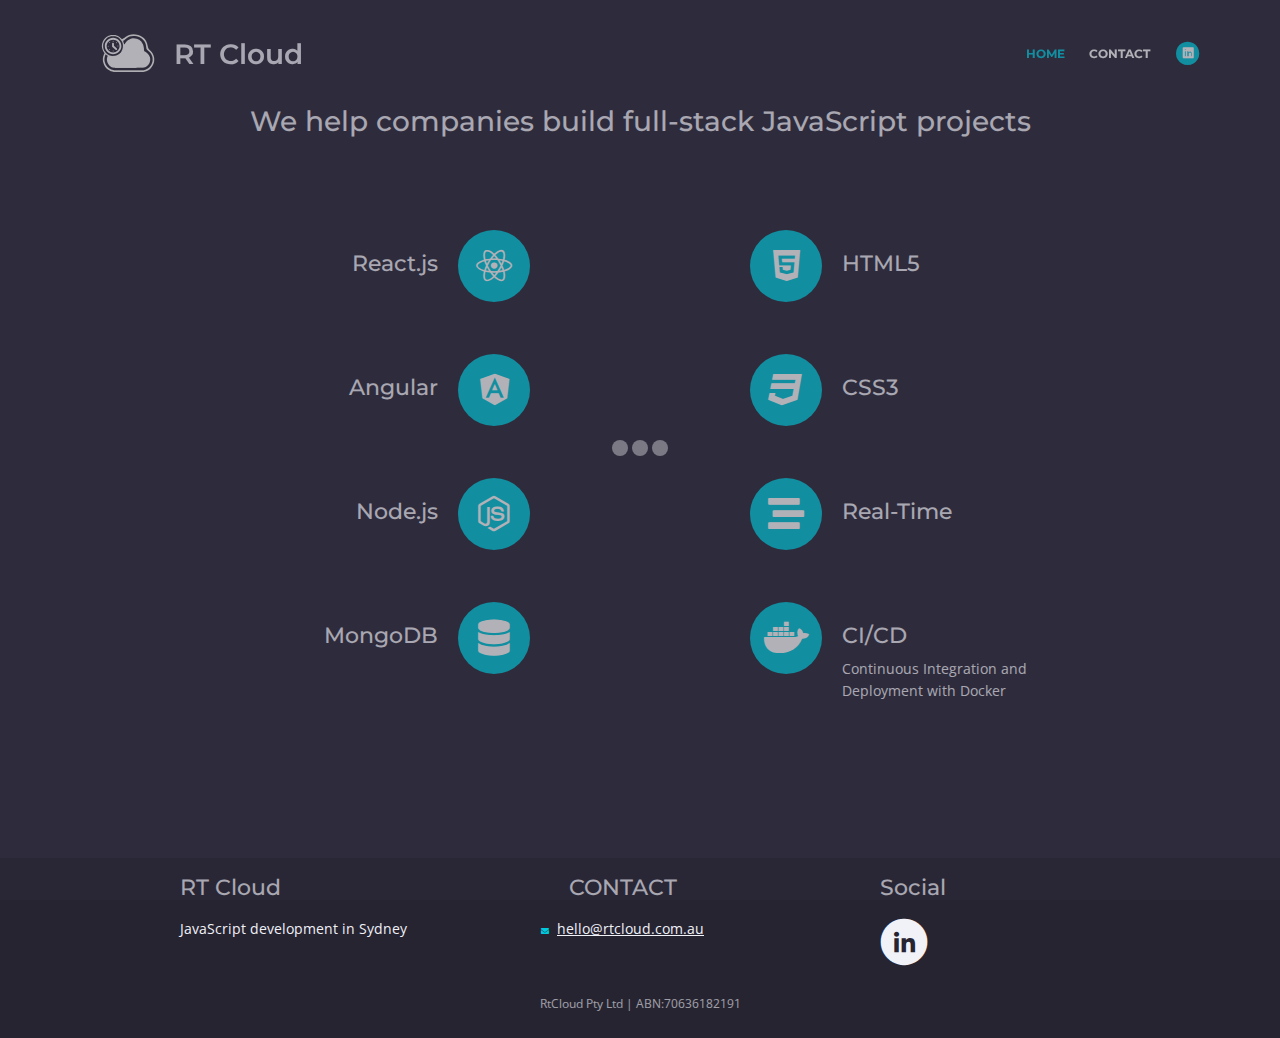
<file: index.html>
<!DOCTYPE html>
<html lang="en">
<head>
    <meta charset="utf-8">
    <meta name="viewport" content="width=device-width, initial-scale=1, shrink-to-fit=no" />
    
    <!-- SEO Meta Tags -->
    <meta name="description" content="JavaScript development agency in Sydney | React | Angular | Node" />
    <meta name="keywords" content="frontend developer,front end,front-end,react developer,reactjs developer,javascript developer,angular developer,javascript fullstack" />

    <!-- OG Meta Tags to improve the way the post looks when you share the page on LinkedIn, Facebook, Google+ -->
	<meta property="og:site_name" content="" /> <!-- website name -->
	<meta property="og:site" content="" /> <!-- website link -->
	<meta property="og:title" content=""/> <!-- title shown in the actual shared post -->
	<meta property="og:description" content="" /> <!-- description shown in the actual shared post -->
	<meta property="og:image" content="" /> <!-- image link, make sure it's jpg -->
	<meta property="og:url" content="" /> <!-- where do you want your post to link to -->
	<meta property="og:type" content="article" />

    <!-- Website Title -->
    <title>RT Cloud - Angular | React | Node</title>
    
    <!-- Styles -->
    <link href="https://fonts.googleapis.com/css?family=Montserrat:400,600,700" rel="stylesheet">
    <link href="https://fonts.googleapis.com/css?family=Open+Sans:400,400i,700,700i" rel="stylesheet">
    <link href="css/bootstrap.css" rel="stylesheet">
    <link href="css/fontawesome-all.css" rel="stylesheet">
    <link href="css/swiper.css" rel="stylesheet">
	<link href="css/magnific-popup.css" rel="stylesheet">
	<link href="css/styles.css" rel="stylesheet">
	
	<!-- Favicon  -->
    <link rel="icon" href="images/favicon.png">
</head>
<body data-spy="scroll" data-target=".fixed-top">
    
    <!-- Preloader -->
	<div class="spinner-wrapper">
        <div class="spinner">
            <div class="bounce1"></div>
            <div class="bounce2"></div>
            <div class="bounce3"></div>
        </div>
    </div>
    <!-- end of preloader -->
    

    <!-- Navigation -->
    <nav class="navbar navbar-expand-md navbar-dark navbar-custom fixed-top">
        <!-- Text Logo - Use this if you don't have a graphic logo -->
        <!-- <a class="navbar-brand logo-text page-scroll" href="index.html">Silveridea</a> -->

        <!-- Image Logo -->
        <a class="navbar-brand logo-image" href="index.html"><img src="images/rtcloud-logo-white.svg" alt="RtCloud"></a>
        <h3>RT Cloud</h3>
        
        <!-- Mobile Menu Toggle Button -->
        <button class="navbar-toggler" type="button" data-toggle="collapse" data-target="#navbarsExampleDefault" aria-controls="navbarsExampleDefault" aria-expanded="false" aria-label="Toggle navigation">
            <span class="navbar-toggler-awesome fas fa-bars"></span>
            <span class="navbar-toggler-awesome fas fa-times"></span>
        </button>
        <!-- end of mobile menu toggle button -->

        <div class="collapse navbar-collapse" id="navbarsExampleDefault">
            <ul class="navbar-nav ml-auto">
                <li class="nav-item">
                    <a class="nav-link page-scroll" href="#features">HOME <span class="sr-only">(current)</span></a>
                </li>
                <li class="nav-item">
                    <a class="nav-link page-scroll" href="#footer">CONTACT</a>
                </li>
            </ul>
            <span class="nav-item social-icons">
                <!--<span class="fa-stack">
                    <a href="https://github.com/silveridea/">
                        <i class="fas fa-circle fa-stack-2x"></i>
                        <i class="fab fa-github fa-stack-1x"></i>
                    </a>
                </span>-->
                <span class="fa-stack">
                    <a href="https://www.linkedin.com/company/rtcloud-au/">
                        <i class="fas fa-circle fa-stack-2x"></i>
                        <i class="fab fa-linkedin fa-stack-1x"></i>
                    </a>
                </span>
            </span>
        </div>
    </nav> <!-- end of navbar -->
    <!-- end of navigation -->
    
    <!-- Features -->
    <div id="features" class="tabs">
        <div class="container">
            <div class="row">
                <!-- Tabs Content-->
                <div class="tab-content" id="lenoTabsContent">
                    <div class="tab-pane fade show active" id="tab-1" role="tabpanel" aria-labelledby="tab-1">
                        <div class="container">
                            <div class="row">
                                <div class="col-12 text-center">
                                    <h3>We help companies build full-stack JavaScript projects</h3>
                                </div> <!-- end of text-area -->
                            </div>
                            <div class="row">

                                <!-- Icon Cards Pane -->
                                <div class="col-lg-4 offset-lg-1">
                                    <div class="card left-pane first">
                                        <div class="card-body">
                                            <div class="text-wrapper">
                                                <h4 class="card-title">React.js</h4>
                                            </div>
                                            <div class="card-icon">
                                                <i class="fab fa-react"></i>                                                
                                            </div>
                                        </div>
                                    </div>
                                    <div class="card left-pane">
                                        <div class="card-body">
                                            <div class="text-wrapper">
                                                <h4 class="card-title">Angular</h4>
                                            </div>
                                            <div class="card-icon">
                                                <i class="fab fa-angular"></i>
                                            </div>
                                        </div>
                                    </div>
                                    <div class="card left-pane">
                                        <div class="card-body">
                                            <div class="text-wrapper">
                                                <h4 class="card-title">Node.js</h4>
                                            </div>
                                            <div class="card-icon">
                                                <i class="fab fa-node-js"></i>
                                            </div>
                                        </div>
                                    </div>
                                    <div class="card left-pane">
                                        <div class="card-body">
                                            <div class="text-wrapper">
                                                <h4 class="card-title">MongoDB</h4>
                                            </div>
                                            <div class="card-icon">
                                                <i class="fas fa-database"></i>
                                            </div>
                                        </div>
                                    </div>
                                </div>
                                <!-- end of icon cards pane -->                                
                                <!-- Icon Cards Pane -->
                                <div class="col-lg-4 offset-lg-2">                                    
                                    <div class="card right-pane first">
                                        <div class="card-body">
                                            <div class="card-icon">
                                                <i class="fab fa-html5"></i>
                                            </div>
                                            <div class="text-wrapper">
                                                <h4 class="card-title">HTML5</h4>
                                            </div>
                                        </div>
                                    </div>
                                    <div class="card right-pane">
                                        <div class="card-body">
                                            <div class="card-icon">
                                                <i class="fab fa-css3"></i>
                                            </div>
                                            <div class="text-wrapper">
                                                <h4 class="card-title">CSS3</h4>
                                            </div>
                                        </div>
                                    </div>
                                    <div class="card right-pane">
                                        <div class="card-body">
                                            <div class="card-icon">
                                                <i class="fas fa-stream"></i>
                                            </div>
                                            <div class="text-wrapper">
                                                <h4 class="card-title">Real-Time</h4>
                                            </div>
                                        </div>
                                    </div>
                                    <div class="card right-pane">
                                        <div class="card-body">
                                            <div class="card-icon">
                                                <i class="fab fa-docker"></i>
                                            </div>
                                            <div class="text-wrapper">
                                                <h4 class="card-title">CI/CD</h4>
                                                <p>Continuous Integration and Deployment with Docker</p>
                                            </div>
                                        </div>
                                    </div>
                                </div>
                                <!-- end of icon cards pane -->

                            </div> <!-- end of row -->
                        </div> <!-- end of container -->
                    </div> <!-- end of tab-pane -->
                    <!-- end of tab -->
                </div> <!-- end of tab-content -->
                <!-- end of tabs content -->

            </div> <!-- end of row --> 
        </div> <!-- end of container --> 
    </div> <!-- end of tabs -->
    <!-- end of features -->

    <!-- Statistics 
    <div class="counter">
        <div class="container">
            <div class="row">
                <div class="col-lg-12">
                    
             
                    <div id="counter">
                        <div class="cell">
                            <div class="counter-value number-count" data-count="231">1</div>
                            <p class="counter-info">Happy Users</p>
                        </div>
                        <div class="cell">
                            <div class="counter-value number-count" data-count="85">1</div>
                            <p class="counter-info">Issues Solved</p>
                        </div>
                        <div class="cell">
                            <div class="counter-value number-count" data-count="59">1</div>
                            <p class="counter-info">Good Reviews</p>
                        </div>
                        <div class="cell">
                            <div class="counter-value number-count" data-count="127">1</div>
                            <p class="counter-info">Case Studies</p>
                        </div>
                    </div>
                  
                    
                </div> 
            </div>
        </div> 
    </div> 
     end of statistics -->
    <!-- Footer -->
    <div class="footer" id="footer">
        <div class="container">
            <div class="row">
                <div class="col-md-3 offset-md-1">
                    <div class="footer-col">
                        <h4>RT Cloud</h4>
                        <p>JavaScript development in Sydney</p>
                    </div>
                </div> <!-- end of col -->
                <div class="col-md-4 center-col">
                    <div class="footer-col">
                        <h4>CONTACT</h4>
                        <ul class="list-unstyled li-space-lg">
                            <li><i class="fas fa-envelope"></i><a class="blue" href="mailto:hello@rtcloud.com.au">hello@rtcloud.com.au</a></li>
                            <!--<li><i class="fas fa-phone"></i><a class="blue" href=""></a></li>-->
                        </ul>
                    </div>
                </div>
                <div class="col-md-4">
                    <div class="footer-col last">
                        <h4>Social</h4>
                        <!--<span class="fa-stack">
                            <a href="https://github.com/silveridea/">
                                <i class="fas fa-circle fa-stack-2x"></i>
                                <i class="fab fa-github fa-stack-1x"></i>
                            </a>
                        </span>-->
                        <span class="fa-stack">
                            <a href="https://www.linkedin.com/company/rtcloud-au/">
                                <i class="fas fa-circle fa-stack-2x"></i>
                                <i class="fab fa-linkedin-in fa-stack-1x"></i>
                            </a>
                        </span>
                    </div> 
                </div> <!-- end of col -->
            </div> <!-- end of row -->
        </div> <!-- end of container -->
    </div> <!-- end of footer -->  
    <!-- end of footer -->


    <!-- Copyright -->
    <div class="copyright">
        <div class="container">
            <div class="row">
                <div class="col-lg-12">
                    <p class="p-small">RtCloud Pty Ltd | ABN:70636182191</p>
                </div> <!-- end of col -->
            </div> <!-- enf of row -->
        </div> <!-- end of container -->
    </div> <!-- end of copyright --> 
    <!-- end of copyright -->
    
    	
    <!-- Scripts -->
    <script>
        var host1 = "rtcloud.com.au";
        var host2 = "www.rtcloud.com.au";
        if ((host1 === window.location.host || host2 === window.location.host) && (window.location.protocol != "https:"))
            window.location.protocol = "https";
    </script>
    <script src="js/jquery.min.js"></script> <!-- jQuery for Bootstrap's JavaScript plugins -->
    <script src="js/popper.min.js"></script> <!-- Popper tooltip library for Bootstrap -->
    <script src="js/bootstrap.min.js"></script> <!-- Bootstrap framework -->
    <script src="js/jquery.easing.min.js"></script> <!-- jQuery Easing for smooth scrolling between anchors -->
    <script src="js/swiper.min.js"></script> <!-- Swiper for image and text sliders -->
    <script src="js/jquery.magnific-popup.js"></script> <!-- Magnific Popup for lightboxes -->
    <script src="js/morphext.min.js"></script> <!-- Morphtext rotating text in the header -->
    <script src="js/validator.min.js"></script> <!-- Validator.js - Bootstrap plugin that validates forms -->
    <script src="js/scripts.js"></script> <!-- Custom scripts -->
    <!-- Global site tag (gtag.js) - Google Analytics -->
    <script async src="https://www.googletagmanager.com/gtag/js?id=UA-3462782-21"></script>
    <script>
    window.dataLayer = window.dataLayer || [];
    function gtag(){dataLayer.push(arguments);}
    gtag('js', new Date());

    gtag('config', 'UA-3462782-21');
    </script>
</body>
</html>
</file>
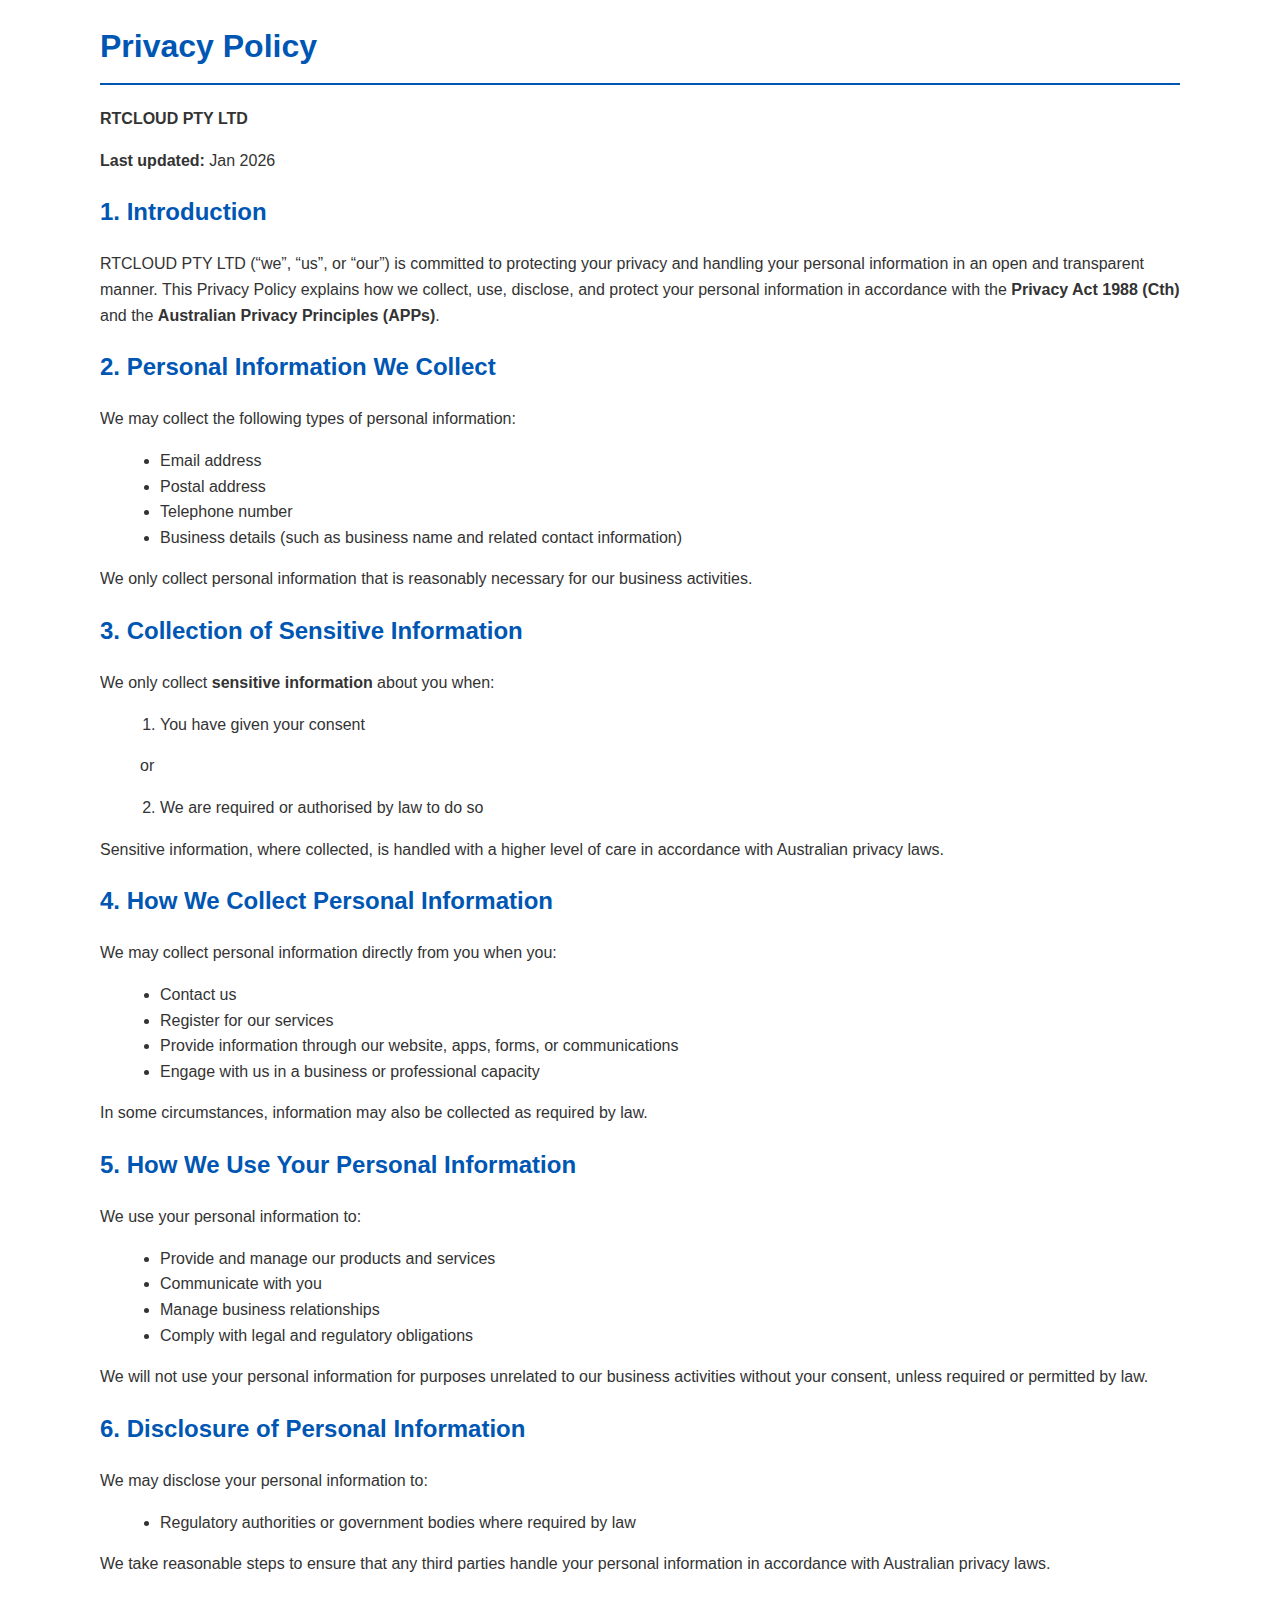
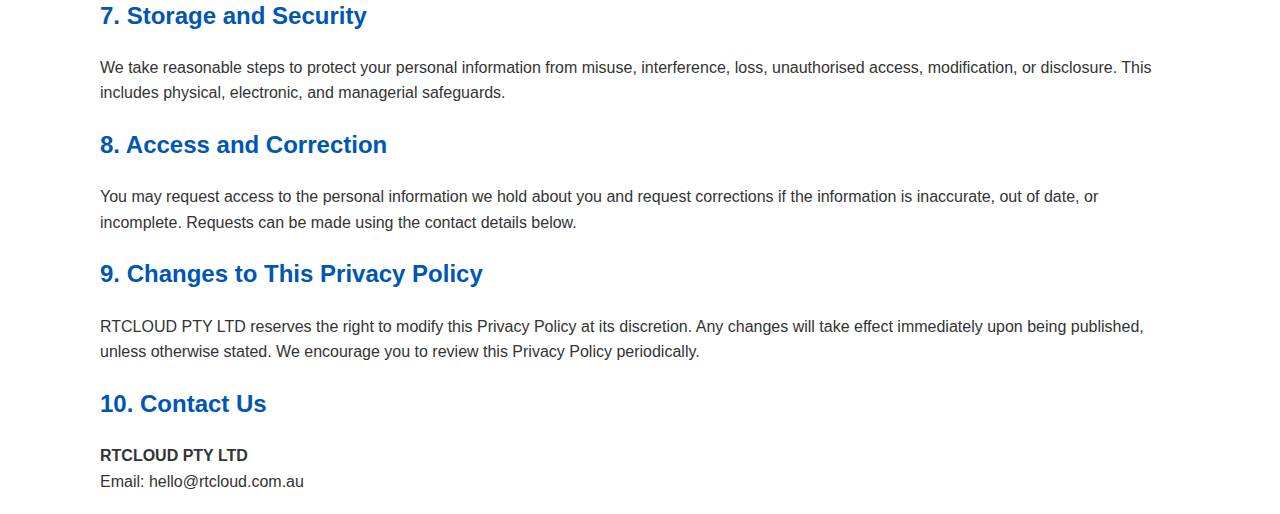
<file: privacy.html>
<!DOCTYPE html>
<html lang="en">
  <head>
    <meta charset="UTF-8" />
    <title>Privacy Policy | RTCLOUD PTY LTD</title>
    <meta name="viewport" content="width=device-width, initial-scale=1.0" />
    <style type="text/css">
      body {
        font-family: Arial, sans-serif;
        margin: 20px;
        margin-left: 100px;
        margin-right: 100px;
        line-height: 1.6;
        color: #333;
      }
      h1,
      h2,
      h3 {
        color: #0056b3;
      }
      h1 {
        border-bottom: 2px solid #0056b3;
        padding-bottom: 10px;
      }
      ul {
        list-style-type: disc;
        margin-left: 20px;
      }
      ol {
        margin-left: 20px;
      }
      p {
        margin-bottom: 15px;
      }
    </style>
  </head>
  <body>
    <h1>Privacy Policy</h1>
    <p><strong>RTCLOUD PTY LTD</strong></p>
    <p><strong>Last updated:</strong> Jan 2026</p>

    <h2>1. Introduction</h2>
    <p>
      RTCLOUD PTY LTD (“we”, “us”, or “our”) is committed to protecting your
      privacy and handling your personal information in an open and transparent
      manner. This Privacy Policy explains how we collect, use, disclose, and
      protect your personal information in accordance with the
      <strong>Privacy Act 1988 (Cth)</strong> and the
      <strong>Australian Privacy Principles (APPs)</strong>.
    </p>

    <h2>2. Personal Information We Collect</h2>
    <p>We may collect the following types of personal information:</p>
    <ul>
      <li>Email address</li>
      <li>Postal address</li>
      <li>Telephone number</li>
      <li>
        Business details (such as business name and related contact information)
      </li>
    </ul>
    <p>
      We only collect personal information that is reasonably necessary for our
      business activities.
    </p>

    <h2>3. Collection of Sensitive Information</h2>
    <p>
      We only collect <strong>sensitive information</strong> about you when:
    </p>
    <ol>
      <li>You have given your consent</li>
    </ol>
    <div style="margin-left: 40px">or</div>
    <ol start="2">
      <li>We are required or authorised by law to do so</li>
    </ol>
    <p>
      Sensitive information, where collected, is handled with a higher level of
      care in accordance with Australian privacy laws.
    </p>

    <h2>4. How We Collect Personal Information</h2>
    <p>We may collect personal information directly from you when you:</p>
    <ul>
      <li>Contact us</li>
      <li>Register for our services</li>
      <li>
        Provide information through our website, apps, forms, or communications
      </li>
      <li>Engage with us in a business or professional capacity</li>
    </ul>
    <p>
      In some circumstances, information may also be collected as required by
      law.
    </p>

    <h2>5. How We Use Your Personal Information</h2>
    <p>We use your personal information to:</p>
    <ul>
      <li>Provide and manage our products and services</li>
      <li>Communicate with you</li>
      <li>Manage business relationships</li>
      <li>Comply with legal and regulatory obligations</li>
    </ul>
    <p>
      We will not use your personal information for purposes unrelated to our
      business activities without your consent, unless required or permitted by
      law.
    </p>

    <h2>6. Disclosure of Personal Information</h2>
    <p>We may disclose your personal information to:</p>
    <ul>
      <!--<li>
        Service providers or contractors who assist us in operating our business
      </li>-->
      <li>Regulatory authorities or government bodies where required by law</li>
    </ul>
    <p>
      We take reasonable steps to ensure that any third parties handle your
      personal information in accordance with Australian privacy laws.
    </p>

    <h2>7. Storage and Security</h2>
    <p>
      We take reasonable steps to protect your personal information from misuse,
      interference, loss, unauthorised access, modification, or disclosure. This
      includes physical, electronic, and managerial safeguards.
    </p>

    <h2>8. Access and Correction</h2>
    <p>
      You may request access to the personal information we hold about you and
      request corrections if the information is inaccurate, out of date, or
      incomplete. Requests can be made using the contact details below.
    </p>

    <h2>9. Changes to This Privacy Policy</h2>
    <p>
      RTCLOUD PTY LTD reserves the right to modify this Privacy Policy at its
      discretion. Any changes will take effect immediately upon being published,
      unless otherwise stated. We encourage you to review this Privacy Policy
      periodically.
    </p>

    <h2>10. Contact Us</h2>
    <p>
      <strong>RTCLOUD PTY LTD</strong><br />
      Email: hello@rtcloud.com.au<br />
    </p>
  </body>
</html>
</file>
<file: css/styles.css>
/* Template: Leno - Mobile App HTML Landing Page Template
   Author: Inovatik
   Created: Mar 2019
   Description: Master CSS file
*/

/*****************************************
Table Of Contents:

01. General Styles
02. Preloader
03. Navigation
04. Header
05. Features
06. Video
07. Details 1
08. Details 2
09. Details Lightboxes
10. Screenshots
11. Download
12. Statistics
13. Contact
14. Footer
15. Copyright
16. Back To Top Button
17. Extra Pages
18. Media Queries
******************************************/

/*****************************************
Colors:

- Text, navbar links - white #f1f1f8
- Buttons, bullets, icons - turquoise #00c9db
- Navbar - navy #4633af
- Backgrounds - dark denim #262431
- Backgrounds - denim #2f2c3d
******************************************/


/******************************/
/*     01. General Styles     */
/******************************/
body,
html {
    width: 100%;
	height: 100%;
}

body, p {
	color: #f1f1f8; 
	font: 400 0.875rem/1.375rem "Open Sans", sans-serif;
}

.p-large {
	color: #f1f1f8;
	font: 400 1rem/1.5rem "Open Sans", sans-serif;
}

.p-small {
	color: #f1f1f8;
	font: 400 0.75rem/1.25rem "Open Sans", sans-serif;
}

.p-heading {
	margin-bottom: 3.75rem;
	text-align: center;
}

.li-space-lg li {
	margin-bottom: 0.375rem;
}

.indent {
	padding-left: 1.25rem;
}

h1 {
	color: #f1f1f8;
	font: 700 2.5rem/2.875rem "Montserrat", sans-serif;
}

h2 {
	color: #f1f1f8;
	font: 700 2.25rem/2.75rem "Montserrat", sans-serif;
}

h3 {
	color: #f1f1f8;
	font: 500 1.75rem/2.125rem "Montserrat", sans-serif;
}

h4 {
	color: #f1f1f8;
	font: 500 1.375rem/1.75rem "Montserrat", sans-serif;
}

h5 {
	color: #f1f1f8;
	font: 500 1.125rem/1.625rem "Montserrat", sans-serif;
}

h6 {
	color: #f1f1f8;
	font: 500 1rem/1.5rem "Montserrat", sans-serif;
}

a {
	color: #f1f1f8;
	text-decoration: underline;
}

a:hover {
	color: #f1f1f8;
	text-decoration: underline;
}

a.turquoise {
	color: #00c9db;
}

a.white {
	color: #fff;
}

.testimonial-text {
	font: italic 400 1rem/1.5rem "Open Sans", sans-serif;
}

.testimonial-author {
	font: 700 1rem/1.5rem "Montserrat", sans-serif;
}

.btn-solid-reg {
	display: inline-block;
	padding: 1.1875rem 2.125rem 1.1875rem 2.125rem;
	border: 0.125rem solid #00c9db;
	border-radius: 2rem;
	background-color: #00c9db;
	color: #fff;
	font: 700 0.75rem/0 "Montserrat", sans-serif;
	text-decoration: none;
	transition: all 0.2s ease;
}

.btn-solid-reg:hover {
	background-color: transparent;
	color: #00c9db;
	text-decoration: none;
}

.btn-solid-lg {
	display: inline-block;
	padding: 1.375rem 2.625rem 1.375rem 2.625rem;
	border: 0.125rem solid #00c9db;
	border-radius: 2rem;
	background-color: #00c9db;
	color: #fff;
	font: 700 0.75rem/0 "Montserrat", sans-serif;
	text-decoration: none;
	transition: all 0.2s ease;
}

.btn-solid-lg:hover {
	background-color: transparent;
	color: #00c9db;
	text-decoration: none;
}

.btn-solid-lg .fab {
	margin-right: 0.5rem;
	font-size: 1.25rem;
	line-height: 0;
	vertical-align: top;
}

.btn-solid-lg .fab.fa-google-play {
	font-size: 1rem;
}

.btn-outline-reg {
	display: inline-block;
	padding: 1.1875rem 2.125rem 1.1875rem 2.125rem;
	border: 0.125rem solid #00c9db;
	border-radius: 2rem;
	background-color: transparent;
	color: #00c9db;
	font: 700 0.75rem/0 "Montserrat", sans-serif;
	text-decoration: none;
	transition: all 0.2s ease;
}

.btn-outline-reg:hover {
	background-color: #00c9db;
	color: #fff;
	text-decoration: none;
}

.btn-outline-lg {
	display: inline-block;
	padding: 1.375rem 2.625rem 1.375rem 2.625rem;
	border: 0.125rem solid #00c9db;
	border-radius: 2rem;
	background-color: transparent;
	color: #00c9db;
	font: 700 0.75rem/0 "Montserrat", sans-serif;
	text-decoration: none;
	transition: all 0.2s ease;
}

.btn-outline-lg:hover {
	background-color: #00c9db;
	color: #fff;
	text-decoration: none;
}

.btn-outline-sm {
	display: inline-block;
	padding: 1rem 1.625rem 0.875rem 1.625rem;
	border: 0.125rem solid #00c9db;
	border-radius: 2rem;
	background-color: transparent;
	color: #00c9db;
	font: 700 0.625rem/0 "Montserrat", sans-serif;
	text-decoration: none;
	transition: all 0.2s ease;
}

.btn-outline-sm:hover {
	background-color: #00c9db;
	color: #fff;
	text-decoration: none;
}

.form-group {
	position: relative;
	margin-bottom: 1.25rem;
}

.form-group.has-error.has-danger {
	margin-bottom: 0.625rem;
}

.form-group.has-error.has-danger .help-block.with-errors ul {
	margin-top: 0.375rem;
}

.label-control {
	position: absolute;
	top: 0.87rem;
	left: 1.375rem;
	color: #f1f1f8;
	opacity: 1;
	font: 400 0.875rem/1.375rem "Open Sans", sans-serif;
	cursor: text;
	transition: all 0.2s ease;
}

/* IE10+ hack to solve lower label text position compared to the rest of the browsers */
@media screen and (-ms-high-contrast: active), screen and (-ms-high-contrast: none) {  
	.label-control {
		top: 0.9375rem;
	}
}

.form-control-input:focus + .label-control,
.form-control-input.notEmpty + .label-control,
.form-control-textarea:focus + .label-control,
.form-control-textarea.notEmpty + .label-control {
	top: 0.125rem;
	opacity: 1;
	font-size: 0.75rem;
	font-weight: 700;
}

.form-control-input,
.form-control-select {
	display: block; /* needed for proper display of the label in Firefox, IE, Edge */
	width: 100%;
	padding-top: 1.0625rem;
	padding-bottom: 0.0625rem;
	padding-left: 1.3125rem;
	border: 1px solid #9791ae;
	border-radius: 0.25rem;
	background-color: #413d52;
	color: #f1f1f8;
	font: 400 0.875rem/1.875rem "Open Sans", sans-serif;
	transition: all 0.2s ease;
	-webkit-appearance: none; /* removes inner shadow on form inputs on ios safari */
}

.form-control-select {
	padding-top: 0.5rem;
	padding-bottom: 0.5rem;
	height: 3rem;
}

/* IE10+ hack to solve lower label text position compared to the rest of the browsers */
@media screen and (-ms-high-contrast: active), screen and (-ms-high-contrast: none) {  
	.form-control-input {
		padding-top: 1.25rem;
		padding-bottom: 0.75rem;
		line-height: 1.75rem;
	}

	.form-control-select {
		padding-top: 0.875rem;
		padding-bottom: 0.75rem;
		height: 3.125rem;
		line-height: 2.125rem;
	}
}

select {
    /* you should keep these first rules in place to maintain cross-browser behavior */
    -webkit-appearance: none;
	-moz-appearance: none;
	-ms-appearance: none;
    -o-appearance: none;
    appearance: none;
    background-image: url('../images/down-arrow.png');
    background-position: 96% 50%;
    background-repeat: no-repeat;
    outline: none;
}

select::-ms-expand {
    display: none; /* removes the ugly default down arrow on select form field in IE11 */
}

.form-control-textarea {
	display: block; /* used to eliminate a bottom gap difference between Chrome and IE/FF */
	width: 100%;
	height: 8rem; /* used instead of html rows to normalize height between Chrome and IE/FF */
	padding-top: 1.25rem;
	padding-left: 1.3125rem;
	border: 1px solid #9791ae;
	border-radius: 0.25rem;
	background-color: #413d52;
	color: #f1f1f8;
	font: 400 0.875rem/1.75rem "Open Sans", sans-serif;
	transition: all 0.2s ease;
}

.form-control-input:focus,
.form-control-select:focus,
.form-control-textarea:focus {
	border: 1px solid #f1f1f8;
	outline: none; /* Removes blue border on focus */
}

.form-control-input:hover,
.form-control-select:hover,
.form-control-textarea:hover {
	border: 1px solid #f1f1f8;
}

.checkbox {
	font: 400 0.75rem/1.25rem "Open Sans", sans-serif;
}

input[type='checkbox'] {
	vertical-align: -15%;
	margin-right: 0.375rem;
}

/* IE10+ hack to raise checkbox field position compared to the rest of the browsers */
@media screen and (-ms-high-contrast: active), screen and (-ms-high-contrast: none) {  
	input[type='checkbox'] {
		vertical-align: -9%;
	}
}

.form-control-submit-button {
	display: inline-block;
	width: 100%;
	height: 3.125rem;
	border: 1px solid #00c9db;
	border-radius: 1.5rem;
	background-color: #00c9db;
	color: #fff;
	font: 700 0.75rem/1.75rem "Montserrat", sans-serif;
	cursor: pointer;
	transition: all 0.2s ease;
}

.form-control-submit-button:hover {
	background-color: transparent;
	color: #00c9db;
}

/* Form Success And Error Message Formatting */
#cmsgSubmit.h3.text-center.tada.animated,
#pmsgSubmit.h3.text-center.tada.animated,
#cmsgSubmit.h3.text-center,
#pmsgSubmit.h3.text-center {
	display: block;
	margin-bottom: 0;
	color: #f1f1f8;
	font: 400 1.125rem/1rem "Open Sans", sans-serif;
}

.help-block.with-errors .list-unstyled {
	color: #f1f1f8;
	font-size: 0.75rem;
	line-height: 1.125rem;
	text-align: left;
}

.help-block.with-errors ul {
	margin-bottom: 0;
}
/* end of form success and error message formatting */

/* Form Success And Error Message Animation - Animate.css */
@-webkit-keyframes tada {
	from {
		-webkit-transform: scale3d(1, 1, 1);
		-ms-transform: scale3d(1, 1, 1);
		transform: scale3d(1, 1, 1);
	}
	10%, 20% {
		-webkit-transform: scale3d(.9, .9, .9) rotate3d(0, 0, 1, -3deg);
		-ms-transform: scale3d(.9, .9, .9) rotate3d(0, 0, 1, -3deg);
		transform: scale3d(.9, .9, .9) rotate3d(0, 0, 1, -3deg);
	}
	30%, 50%, 70%, 90% {
		-webkit-transform: scale3d(1.1, 1.1, 1.1) rotate3d(0, 0, 1, 3deg);
		-ms-transform: scale3d(1.1, 1.1, 1.1) rotate3d(0, 0, 1, 3deg);
		transform: scale3d(1.1, 1.1, 1.1) rotate3d(0, 0, 1, 3deg);
	}
	40%, 60%, 80% {
		-webkit-transform: scale3d(1.1, 1.1, 1.1) rotate3d(0, 0, 1, -3deg);
		-ms-transform: scale3d(1.1, 1.1, 1.1) rotate3d(0, 0, 1, -3deg);
		transform: scale3d(1.1, 1.1, 1.1) rotate3d(0, 0, 1, -3deg);
	}
	to {
		-webkit-transform: scale3d(1, 1, 1);
		-ms-transform: scale3d(1, 1, 1);
		transform: scale3d(1, 1, 1);
	}
}

@keyframes tada {
	from {
		-webkit-transform: scale3d(1, 1, 1);
		-ms-transform: scale3d(1, 1, 1);
		transform: scale3d(1, 1, 1);
	}
	10%, 20% {
		-webkit-transform: scale3d(.9, .9, .9) rotate3d(0, 0, 1, -3deg);
		-ms-transform: scale3d(.9, .9, .9) rotate3d(0, 0, 1, -3deg);
		transform: scale3d(.9, .9, .9) rotate3d(0, 0, 1, -3deg);
	}
	30%, 50%, 70%, 90% {
		-webkit-transform: scale3d(1.1, 1.1, 1.1) rotate3d(0, 0, 1, 3deg);
		-ms-transform: scale3d(1.1, 1.1, 1.1) rotate3d(0, 0, 1, 3deg);
		transform: scale3d(1.1, 1.1, 1.1) rotate3d(0, 0, 1, 3deg);
	}
	40%, 60%, 80% {
		-webkit-transform: scale3d(1.1, 1.1, 1.1) rotate3d(0, 0, 1, -3deg);
		-ms-transform: scale3d(1.1, 1.1, 1.1) rotate3d(0, 0, 1, -3deg);
		transform: scale3d(1.1, 1.1, 1.1) rotate3d(0, 0, 1, -3deg);
	}
	to {
		-webkit-transform: scale3d(1, 1, 1);
		-ms-transform: scale3d(1, 1, 1);
		transform: scale3d(1, 1, 1);
	}
}

.tada {
	-webkit-animation-name: tada;
	animation-name: tada;
}

.animated {
	-webkit-animation-duration: 1s;
	animation-duration: 1s;
	-webkit-animation-fill-mode: both;
	animation-fill-mode: both;
}
/* end of form success and error message animation - Animate.css */

/* Fade-move Animation For Lightbox - Magnific Popup */
/* at start */
.my-mfp-slide-bottom .zoom-anim-dialog {
	opacity: 0;
	transition: all 0.2s ease-out;
	-webkit-transform: translateY(-1.25rem) perspective(37.5rem) rotateX(10deg);
	-ms-transform: translateY(-1.25rem) perspective(37.5rem) rotateX(10deg);
	transform: translateY(-1.25rem) perspective(37.5rem) rotateX(10deg);
}

/* animate in */
.my-mfp-slide-bottom.mfp-ready .zoom-anim-dialog {
	opacity: 1;
	-webkit-transform: translateY(0) perspective(37.5rem) rotateX(0); 
	-ms-transform: translateY(0) perspective(37.5rem) rotateX(0); 
	transform: translateY(0) perspective(37.5rem) rotateX(0); 
}

/* animate out */
.my-mfp-slide-bottom.mfp-removing .zoom-anim-dialog {
	opacity: 0;
	-webkit-transform: translateY(-0.625rem) perspective(37.5rem) rotateX(10deg); 
	-ms-transform: translateY(-0.625rem) perspective(37.5rem) rotateX(10deg); 
	transform: translateY(-0.625rem) perspective(37.5rem) rotateX(10deg); 
}

/* dark overlay, start state */
.my-mfp-slide-bottom.mfp-bg {
	opacity: 0;
	transition: opacity 0.2s ease-out;
}

/* animate in */
.my-mfp-slide-bottom.mfp-ready.mfp-bg {
	opacity: 0.8;
}
/* animate out */
.my-mfp-slide-bottom.mfp-removing.mfp-bg {
	opacity: 0;
}
/* end of fade-move animation for lightbox - magnific popup */

/* Fade Animation For Image Slider - Magnific Popup */
@-webkit-keyframes fadeIn {
	from {
		opacity: 0;
	}
	to {
		opacity: 1;
	}
}

@keyframes fadeIn {
	from {
		opacity: 0;
	}
	to {
		opacity: 1;
	}
}

.fadeIn {
	-webkit-animation: fadeIn 0.6s;
	animation: fadeIn 0.6s;
}

@-webkit-keyframes fadeOut {
	from {
		opacity: 1;
	}
	to {
		opacity: 0;
	}
}

@keyframes fadeOut {
	from {
		opacity: 1;
	}
	to {
		opacity: 0;
	}
}

.fadeOut {
	-webkit-animation: fadeOut 0.8s;
	animation: fadeOut 0.8s;
}
/* end of fade animation for image slider - magnific popup */


/*************************/
/*     02. Preloader     */
/*************************/
.spinner-wrapper {
	position: fixed;
	z-index: 999999;
	top: 0;
	right: 0;
	bottom: 0;
	left: 0;
	background: #2f2c3d;
}

.spinner {
	position: absolute;
	top: 50%; /* centers the loading animation vertically one the screen */
	left: 50%; /* centers the loading animation horizontally one the screen */
	width: 3.75rem;
	height: 1.25rem;
	margin: -0.625rem 0 0 -1.875rem; /* is width and height divided by two */ 
	text-align: center;
}

.spinner > div {
	display: inline-block;
	width: 1rem;
	height: 1rem;
	border-radius: 100%;
	background-color: #fff;
	-webkit-animation: sk-bouncedelay 1.4s infinite ease-in-out both;
	animation: sk-bouncedelay 1.4s infinite ease-in-out both;
}

.spinner .bounce1 {
	-webkit-animation-delay: -0.32s;
	animation-delay: -0.32s;
}

.spinner .bounce2 {
	-webkit-animation-delay: -0.16s;
	animation-delay: -0.16s;
}

@-webkit-keyframes sk-bouncedelay {
	0%, 80%, 100% { -webkit-transform: scale(0); }
	40% { -webkit-transform: scale(1.0); }
}

@keyframes sk-bouncedelay {
	0%, 80%, 100% { 
		-webkit-transform: scale(0);
		-ms-transform: scale(0);
		transform: scale(0);
	} 40% { 
		-webkit-transform: scale(1.0);
		-ms-transform: scale(1.0);
		transform: scale(1.0);
	}
}


/**************************/
/*     03. Navigation     */
/**************************/
.navbar-custom {
	background-color: #4633af;
	box-shadow: 0 0.0625rem 0.375rem 0 rgba(0, 0, 0, 0.1);
	font: 700 0.75rem/2rem "Montserrat", sans-serif;
	transition: all 0.2s ease;
}
.navbar-custom h3, .navbar-custom h4 {
	margin: 0;
	font-weight: 600;
}
.navbar-custom .navbar-brand.logo-image img {
	max-height: 60px;
	margin-bottom: 1px;
	-webkit-backface-visibility: hidden;
	fill: white;
}

.navbar-custom .navbar-brand.logo-text {
	font: 700 2.375rem/1.5rem "Montserrat", sans-serif;
	color: #fff;
	letter-spacing: -0.5px;
	text-decoration: none;
}

.navbar-custom .navbar-nav {
	margin-top: 0.75rem;
}

.navbar-custom .nav-item .nav-link {
	padding: 0 0.75rem 0 0.75rem;
	color: #fff;
	text-decoration: none;
	transition: all 0.2s ease;
}

.navbar-custom .nav-item .nav-link:hover,
.navbar-custom .nav-item .nav-link.active {
	color: #00c9db;
}

/* Dropdown Menu */
.navbar-custom .dropdown:hover > .dropdown-menu {
	display: block; /* this makes the dropdown menu stay open while hovering it */
	min-width: auto;
	animation: fadeDropdown 0.2s; /* required for the fade animation */
}

@keyframes fadeDropdown {
    0% {
        opacity: 0;
    }

    100% {
        opacity: 1;
    }
}

.navbar-custom .dropdown-toggle:focus { /* removes dropdown outline on focus  */
	outline: 0;
}

.navbar-custom .dropdown-menu {
	margin-top: 0;
	border: none;
	border-radius: 0.25rem;
	background-color: #4633af;
}

.navbar-custom .dropdown-item {
	color: #fff;
	text-decoration: none;
}

.navbar-custom .dropdown-item:hover {
	background-color: #4633af;
}

.navbar-custom .dropdown-item .item-text {
	font: 700 0.75rem/1.5rem "Montserrat", sans-serif;
}

.navbar-custom .dropdown-item:hover .item-text {
	color: #00c9db;
}

.navbar-custom .dropdown-items-divide-hr {
	width: 100%;
	height: 1px;
	margin: 0.25rem auto 0.25rem auto;
	border: none;
	background-color: #b5bcc4;
	opacity: 0.2;
}
/* end of dropdown menu */

.navbar-custom .social-icons {
	display: none;
}

.navbar-custom .navbar-toggler {
	border: none;
	color: #fff;
	font-size: 2rem;
}

.navbar-custom button[aria-expanded='false'] .navbar-toggler-awesome.fas.fa-times{
	display: none;
}

.navbar-custom button[aria-expanded='false'] .navbar-toggler-awesome.fas.fa-bars{
	display: inline-block;
}

.navbar-custom button[aria-expanded='true'] .navbar-toggler-awesome.fas.fa-bars{
	display: none;
}

.navbar-custom button[aria-expanded='true'] .navbar-toggler-awesome.fas.fa-times{
	display: inline-block;
	margin-right: 0.125rem;
}


/*********************/
/*    04. Header     */
/*********************/
.header {
	background: linear-gradient(to bottom right, rgba(72, 72, 212, 0), rgba(241, 104, 104, 0)), url('../images/header-background.jpg') center center no-repeat;
	background-size: cover;
}

.header .header-content {
	padding-top: 8.5rem;
	padding-bottom: 7rem;
	text-align: center;
}

.header .text-container {
	margin-bottom: 3rem;
}

.header h1 {
	margin-bottom: 1rem;
}

.header #js-rotating {
	color: #40e0ee;
}

.header .p-large {
	margin-bottom: 2rem;
}

.header .btn-solid-lg {
	margin-right: 0.5rem;
	margin-bottom: 1.25rem;
}


/****************************/
/*     05. Testimonials     */
/****************************/
.slider-1 {
	padding-top: 6.875rem;
	padding-bottom: 6.375rem;
	background-color: #262431;
}

.slider-1 .slider-container {
	position: relative;
}

.slider-1 .swiper-container {
	position: static;
	width: 90%;
	text-align: center;
}

.slider-1 .swiper-button-prev:focus,
.slider-1 .swiper-button-next:focus {
	/* even if you can't see it chrome you can see it on mobile device */
	outline: none;
}

.slider-1 .swiper-button-prev {
	left: -0.5rem;
	background-image: url("data:image/svg+xml;charset=utf-8,%3Csvg%20xmlns%3D'http%3A%2F%2Fwww.w3.org%2F2000%2Fsvg'%20viewBox%3D'0%200%2028%2044'%3E%3Cpath%20d%3D'M0%2C22L22%2C0l2.1%2C2.1L4.2%2C22l19.9%2C19.9L22%2C44L0%2C22L0%2C22L0%2C22z'%20fill%3D'%23f1f1f8'%2F%3E%3C%2Fsvg%3E");
	background-size: 1.125rem 1.75rem;
}

.slider-1 .swiper-button-next {
	right: -0.5rem;
	background-image: url("data:image/svg+xml;charset=utf-8,%3Csvg%20xmlns%3D'http%3A%2F%2Fwww.w3.org%2F2000%2Fsvg'%20viewBox%3D'0%200%2028%2044'%3E%3Cpath%20d%3D'M27%2C22L27%2C22L5%2C44l-2.1-2.1L22.8%2C22L2.9%2C2.1L5%2C0L27%2C22L27%2C22z'%20fill%3D'%23f1f1f8'%2F%3E%3C%2Fsvg%3E");
	background-size: 1.125rem 1.75rem;
}

.slider-1 .card {
	position: relative;
	border: none;
	background-color: transparent;
}

.slider-1 .card-image {
	width: 6rem;
	height: 6rem;
	margin-right: auto;
	margin-bottom: 0.25rem;
	margin-left: auto;
	border-radius: 50%;
}

.slider-1 .card-body {
	padding-bottom: 0;
}

.slider-1 .testimonial-author {
	margin-bottom: 0;
}


/************************/
/*     05. Features     */
/************************/
.tabs {
	padding-top: 6.5rem;
	padding-bottom: 4.25rem;
	background-color: #2f2c3d;
}

.tabs h2 {
	margin-bottom: 1.125rem;
	text-align: center;
}

.tabs .p-heading {
	margin-bottom: 3.125rem;
}

.tabs .nav-tabs {
	margin-right: auto;
	margin-bottom: 2.5rem;
	margin-left: auto;
	justify-content: center;
	border-bottom: none;
}

.tabs .nav-link {
	margin-bottom: 1rem;
	padding: 0.5rem 1.375rem 0.25rem 1.375rem;
	border: none;
	border-bottom: 0.1875rem solid #f1f1f8;
	border-radius: 0;
	color: #f1f1f8;
	font: 700 1rem/1.75rem "Montserrat", sans-serif;
	text-decoration: none;
	transition: all 0.2s ease;
}

.tabs .nav-link.active,
.tabs .nav-link:hover {
	border-bottom: 0.1875rem solid #00c9db;
	background-color: transparent;
	color: #00c9db;
}

.tabs .nav-link .fas, .tabs .nav-link .fab {
	margin-right: 0.375rem;
	font-size: 1rem;
}

.tabs .tab-content {
	width: 100%; /* for proper display in IE11 */
}

.tabs .card {
	border: none;
	background: transparent;
}

.tabs .card-body {
	padding: 1rem 0 1.25rem 0;
}
.tabs .card-title {
	margin-bottom: 0.5rem;
}

.tabs .card .card-icon {
	display: inline-block;
	width: 3.5rem;
	height: 3.5rem;
	border-radius: 50%;
	background-color: #00c9db;
	text-align: center;
	vertical-align: top;
}

.tabs .card .card-icon .fas,
.tabs .card .card-icon .far,
.tabs .card .card-icon .fab {
	color: #fff;
	font-size: 1.75rem;
	line-height: 3.5rem;
}

.tabs #tab-1 .card.left-pane .text-wrapper {
	display: inline-block;
	width: 75%;
}

.tabs #tab-1 .card.left-pane .card-icon {
	float: left;
	margin-right: 1rem;
}

.tabs #tab-1 img {
	display: block;
	margin: 2rem auto 3rem auto;
}

.tabs #tab-1 .card.right-pane .text-wrapper {
	display: inline-block;
	width: 75%;
}

.tabs #tab-1 .card.right-pane .card-icon {
	margin-right: 1rem;
}

.tabs #tab-2 img {
	display: block;
	margin: 0 auto 2rem auto;
}

.tabs #tab-2 .text-area {
	margin-top: 1.5rem;
}

.tabs #tab-2 h3 {
	margin-bottom: 0.75rem;
}

.tabs #tab-2 .icon-cards-area {
	margin-top: 2.5rem;
}

.tabs #tab-2 .icon-cards-area .card {
	width: 100%; /* for proper display in IE11 */
}

.tabs #tab-3 .icon-cards-area .card {
	width: 100%; /* for proper display in IE11 */
}

.tabs #tab-3 .text-area {
	margin-top: 0.75rem;
	margin-bottom: 4rem;
}

.tabs #tab-3 h3 {
	margin-bottom: 0.75rem;
}

.tabs #tab-3 img {
	margin: 0 auto 3rem auto;
}


/*********************/
/*     06. Video     */
/*********************/
.basic-1 {
	padding-top: 6.375rem;
	padding-bottom: 6.875rem;
	background: url('../images/video-background.jpg') center center no-repeat;
	background-size: cover; 
}

.basic-1 h2 {
	margin-bottom: 1.125rem;
	text-align: center;
}

.basic-1 .p-heading {
	margin-bottom: 4rem;
	text-align: center;
}

.basic-1 .image-container img {
	border-radius: 0.375rem;
}

.basic-1 .video-wrapper {
	position: relative;
}

/* Video Play Button */
.basic-1 .video-play-button {
	position: absolute;
	z-index: 10;
	top: 50%;
	left: 50%;
	display: block;
	box-sizing: content-box;
	width: 2rem;
	height: 2.75rem;
	padding: 1.125rem 1.25rem 1.125rem 1.75rem;
	border-radius: 50%;
	-webkit-transform: translateX(-50%) translateY(-50%);
	-ms-transform: translateX(-50%) translateY(-50%);
	transform: translateX(-50%) translateY(-50%);
}
  
.basic-1 .video-play-button:before {
	content: "";
	position: absolute;
	z-index: 0;
	top: 50%;
	left: 50%;
	display: block;
	width: 4.75rem;
	height: 4.75rem;
	border-radius: 50%;
	background: #4eaaff;
	animation: pulse-border 1500ms ease-out infinite;
	-webkit-transform: translateX(-50%) translateY(-50%);
	-ms-transform: translateX(-50%) translateY(-50%);
	transform: translateX(-50%) translateY(-50%);
}
  
.basic-1 .video-play-button:after {
	content: "";
	position: absolute;
	z-index: 1;
	top: 50%;
	left: 50%;
	display: block;
	width: 4.375rem;
	height: 4.375rem;
	border-radius: 50%;
	background: #4eaaff;
	transition: all 200ms;
	-webkit-transform: translateX(-50%) translateY(-50%);
	-ms-transform: translateX(-50%) translateY(-50%);
	transform: translateX(-50%) translateY(-50%);
}
  
.basic-1 .video-play-button span {
	position: relative;
	display: block;
	z-index: 3;
	top: 0.375rem;
	left: 0.25rem;
	width: 0;
	height: 0;
	border-left: 1.625rem solid #fff;
	border-top: 1rem solid transparent;
	border-bottom: 1rem solid transparent;
}
  
@keyframes pulse-border {
	0% {
		transform: translateX(-50%) translateY(-50%) translateZ(0) scale(1);
		opacity: 1;
	}
	100% {
		transform: translateX(-50%) translateY(-50%) translateZ(0) scale(1.5);
		opacity: 0;
	}
}
/* end of video play button */  


/*************************/
/*     07. Details 1     */
/*************************/
.basic-2 {
	padding-top: 8rem;
	padding-bottom: 3.5rem;
	background-color: #262431;
}

.basic-2 img {
	margin-bottom: 3.5rem;
}

.basic-2 h3 {
	margin-bottom: 1.125rem;
}

.basic-2 .btn-solid-reg {
	margin-top: 0.5rem;
}


/*************************/
/*     08. Details 2     */
/*************************/
.basic-3 {
	padding-top: 3.5rem;
	padding-bottom: 7.25rem;
	background-color: #262431;
}

.basic-3 .text-container {
	margin-bottom: 3.5rem;
}

.basic-3 h3 {
	margin-bottom: 1.125rem;
}

.basic-3 .btn-solid-reg {
	margin-top: 0.5rem;
}


/**********************************/
/*     09. Details Lightboxes     */
/**********************************/
.lightbox-basic {
	position: relative;
	max-width: 46.875rem;
	margin: 2.5rem auto;
	padding: 3rem 1rem;
	border-radius: 0.25rem;
	background-color: #2f2c3d;
	text-align: left;
}

.lightbox-basic img {
	display: block;
	margin-right: auto;
	margin-bottom: 3rem;
	margin-left: auto;
}

.lightbox-basic h3 {
	margin-bottom: 0.625rem;
}

.lightbox-basic hr {
	width: 3.75rem;
	height: 0.125rem;
	margin-top: 0.125rem;
	margin-bottom: 1.125rem;
	margin-left: 0;
	border: 0;
	background-color: #00c9db;
	text-align: left;
}

.lightbox-basic h4 {
	margin-top: 1.75rem;
	margin-bottom: 0.75rem;
}

.lightbox-basic table {
	margin-top: 1rem;
	margin-bottom: 1.5rem;
}

.lightbox-basic table tr {
	line-height: 1.75em;
}

.lightbox-basic table .icon-cell {
	width: 2rem;
	padding-right: 0.25rem;
	color: #00c9db;
	text-align: center;
}

.lightbox-basic a.mfp-close.as-button {
	position: relative;
	width: auto;
	height: auto;
	margin-left: 0.375rem;
	color: #00c9db;
	opacity: 1;
}

.lightbox-basic a.mfp-close.as-button:hover {
	color: #f1f1f8;
}

.lightbox-basic button.mfp-close.x-button {
	position: absolute;
	top: -0.375rem;
	right: -0.375rem;
	width: 2.75rem;
	height: 2.75rem;
	color: #f1f1f8;
}


/***************************/
/*     10. Screenshots     */
/***************************/
.slider-2 {
	padding-top: 6.875rem;
	padding-bottom: 6.875rem;
	background-color: #2f2c3d;
}

.slider-2 .slider-container {
	position: relative;
}

.slider-2 .swiper-container {
	position: static;
	width: 90%;
	text-align: center;
}

.slider-2 .swiper-button-prev,
.slider-2 .swiper-button-next {
	top: 50%;
	width: 1.125rem;
}

.slider-2 .swiper-button-prev:focus,
.slider-2 .swiper-button-next:focus {
	/* even if you can't see it chrome you can see it on mobile device */
	outline: none;
}

.slider-2 .swiper-button-prev {
	left: -0.5rem;
	background-image: url("data:image/svg+xml;charset=utf-8,%3Csvg%20xmlns%3D'http%3A%2F%2Fwww.w3.org%2F2000%2Fsvg'%20viewBox%3D'0%200%2028%2044'%3E%3Cpath%20d%3D'M0%2C22L22%2C0l2.1%2C2.1L4.2%2C22l19.9%2C19.9L22%2C44L0%2C22L0%2C22L0%2C22z'%20fill%3D'%23ffffff'%2F%3E%3C%2Fsvg%3E");
	background-size: 1.125rem 1.75rem;
}

.slider-2 .swiper-button-next {
	right: -0.5rem;
	background-image: url("data:image/svg+xml;charset=utf-8,%3Csvg%20xmlns%3D'http%3A%2F%2Fwww.w3.org%2F2000%2Fsvg'%20viewBox%3D'0%200%2028%2044'%3E%3Cpath%20d%3D'M27%2C22L27%2C22L5%2C44l-2.1-2.1L22.8%2C22L2.9%2C2.1L5%2C0L27%2C22L27%2C22z'%20fill%3D'%23ffffff'%2F%3E%3C%2Fsvg%3E");
	background-size: 1.125rem 1.75rem;
}


/************************/
/*     11. Download     */
/************************/
.basic-4 {
	padding-top: 6.5rem;
	padding-bottom: 6.75rem;
	background: url('../images/download-background.jpg') center center no-repeat;
	background-size: cover; 
}

.basic-4 .text-container {
	margin-bottom: 3.5rem;
	text-align: center;
}

.basic-4 h2 {
	margin-bottom: 1.25rem;
}

.basic-4 .p-large {
	margin-bottom: 1.75rem;
}

.basic-4 .btn-solid-lg {
	margin-right: 0.5rem;
	margin-bottom: 1.25rem;
}


/**************************/
/*     12. Statistics     */
/**************************/
.counter {
	padding-top: 6.5rem;
	padding-bottom: 5.375rem;
	background-color: #262431;
	text-align: center;
}

.counter #counter .cell {
	display: inline-block;
	width: 6.25rem;
	margin-right: 1rem;
	margin-left: 1rem;
	margin-bottom: 2rem;
}

.counter #counter .counter-value {
	color: #f1f1f8;
	font: 700 3.5rem/4.25rem "Montserrat", sans-serif;	
	vertical-align: middle;
}

.counter #counter .counter-info {
	margin-bottom: 0;
	color: #00c9db;
	font: 400 0.875rem/1.25rem "Open Sans", sans-serif;
	vertical-align: middle;
}


/***********************/
/*     13. Contact     */
/***********************/
.form {
	padding-top: 1rem;
	padding-bottom: 1rem;
	background: url('../images/contact-background.jpg') center bottom no-repeat;
	background-size: cover; 
}

.form h2 {
	margin-bottom: 1.125rem;
	text-align: center;
}

.form .list-unstyled {
	font-size: 1.05rem;
	line-height: 1.5rem;
	text-align: center;
}

.form .list-unstyled .fas,
.form .list-unstyled .fab, 
.footer .list-unstyled .fas,
.footer .list-unstyled .fab {
	margin-right: 0.5rem;
	font-size: 0.875rem;
	color: #00c9db;
}

.footer .list-unstyled .fas,
.footer .list-unstyled .fab {
	font-size: 1rem;
}

.form .list-unstyled .fa-phone {
	vertical-align: 3%;
}


/**********************/
/*     14. Footer     */
/**********************/
.footer {
	padding-top: 1rem;
	background-color: #262431;
}

.footer h4 {
	margin-bottom: 1rem;
}

.footer .list-unstyled .fas,
.footer .list-unstyled .fab {
	color: #00c9db;
	font-size: 0.5rem;
	line-height: 1.375rem;
}

.footer .list-unstyled .media-body {
	margin-left: 0.625rem;
}

.footer .fa-stack {
	margin-bottom: 0.75rem;
	margin-right: 0.5rem;
	font-size: 1.5rem;
}

.footer .fa-stack .fa-stack-1x {
    color: #262431;
	transition: all 0.2s ease;
}

.footer .fa-stack .fa-stack-2x {
	color: #f1f1f8;
	transition: all 0.2s ease;
}

.footer .fa-stack:hover .fa-stack-1x {
	color: #f1f1f8;
}

.footer .fa-stack:hover .fa-stack-2x {
    color: #00c9db;
}


/*************************/
/*     15. Copyright     */
/*************************/
.copyright {
	padding-top: 1rem;
	padding-bottom: 0.5rem;
	background-color: #262431;
	text-align: center;
}

.copyright .p-small {
	color: #f1f1f8;
	opacity: 0.6;
}


/**********************************/
/*     16. Back To Top Button     */
/**********************************/
a.back-to-top {
	position: fixed;
	z-index: 999;
	right: 0.75rem;
	bottom: 0.75rem;
	display: none;
	width: 2.625rem;
	height: 2.625rem;
	border-radius: 1.875rem;
	background: #00c9db url("../images/up-arrow.png") no-repeat center 47%;
	background-size: 1.125rem 1.125rem;
	text-indent: -9999px;
}

a:hover.back-to-top {
	background-color: #36edfd; 
}


/***************************/
/*     17. Extra Pages     */
/***************************/
.ex-header {
	padding-top: 8rem;
	padding-bottom: 5rem;
	background: linear-gradient(to bottom right, #2c1a7e, #5557db);
	text-align: center;
}

.ex-basic-1 {
	padding-top: 2rem;
	padding-bottom: 0.875rem;
	background-color: #2f2c3d;
}

.ex-basic-1 .breadcrumbs {
	margin-bottom: 1.125rem;
}

.ex-basic-1 .breadcrumbs .fa {
	margin-right: 0.5rem;
	margin-left: 0.625rem;
}

.ex-basic-2 {
	padding-top: 4.75rem;
	padding-bottom: 4rem;
	background-color: #262431;
}

.ex-basic-2 h3 {
	margin-bottom: 1rem;
}

.ex-basic-2 .text-container {
	margin-bottom: 3.625rem;
}

.ex-basic-2 .text-container.last {
	margin-bottom: 0;
}

.ex-basic-2 .list-unstyled .fas {
	color: #00c9db;
	font-size: 0.5rem;
	line-height: 1.375rem;
}

.ex-basic-2 .list-unstyled .media-body {
	margin-left: 0.625rem;
}

.ex-basic-2 .btn-outline-reg {
	margin-top: 1.75rem;
}

.ex-basic-2 .image-container-large {
	margin-bottom: 4rem;
}

.ex-basic-2 .image-container-large img {
	border-radius: 0.25rem;
}

.ex-basic-2 .image-container-small img {
	border-radius: 0.25rem;
}

.ex-basic-2 .text-container.dark-bg {
	padding: 1.625rem 1.5rem 0.75rem 2rem;
	background-color: #f9fafc;
}


/*****************************/
/*     18. Media Queries     */
/*****************************/	
/* Min-width width 768px */
@media (min-width: 768px) {
	
	/* General Styles */
	.p-heading {
		width: 85%;
		margin-right: auto;
		margin-left: auto;
	}

	h1 {
		font: 700 3.25rem/3.75rem "Montserrat", sans-serif;
	}
	/* end of general styles */


	/* Navigation */
	.navbar-custom {
		padding: 2.125rem 1.5rem 2.125rem 2rem;
		box-shadow: none;
        background: transparent;
	}
	
	.navbar-custom .navbar-brand.logo-text {
		color: #fff;
	}

	.navbar-custom .navbar-nav {
		margin-top: 0;
	}

	.navbar-custom .nav-item .nav-link {
		padding: 0.25rem 0.75rem 0.25rem 0.75rem;
		color: #fff;
	}
	
	.navbar-custom .nav-item .nav-link:hover,
	.navbar-custom .nav-item .nav-link.active {
		color: #00c9db;
	}

	.navbar-custom.top-nav-collapse {
        padding: 0.5rem 1.5rem 0.5rem 2rem;
		box-shadow: 0 0.0625rem 0.375rem 0 rgba(0, 0, 0, 0.1);
		background-color: #4633af;
	}

	.navbar-custom.top-nav-collapse .navbar-brand.logo-text {
		color: #fff;
	}

	.navbar-custom.top-nav-collapse .nav-item .nav-link {
		color: #fff;
	}
	
	.navbar-custom.top-nav-collapse .nav-item .nav-link:hover,
	.navbar-custom.top-nav-collapse .nav-item .nav-link.active {
		color: #00c9db;
	}

	.navbar-custom .dropdown-menu {
		box-shadow: 0 0.25rem 0.375rem 0 rgba(0, 0, 0, 0.03);
	}

	.navbar-custom .dropdown-item {
		padding-top: 0.25rem;
		padding-bottom: 0.25rem;
	}

	.navbar-custom .dropdown-items-divide-hr {
		width: 84%;
	}
	/* end of navigation */


	/* Header */
	.header .header-content {
		padding-top: 11rem;
	}
	/* end of header */


	/* Testimonials */
	.slider-1 .swiper-button-prev {
		left: 1rem;
		width: 1.375rem;
		background-size: 1.375rem 2.125rem;
	}
	
	.slider-1 .swiper-button-next {
		right: 1rem;
		width: 1.375rem;
		background-size: 1.375rem 2.125rem;
	}
	/* end of testimonials */


	/* Features */
	.tabs .card .card-icon {
		width: 4.5rem;
		height: 4.5rem;
	}
	
	.tabs .card .card-icon .fas,
	.tabs .card .card-icon .far,
	.tabs .card .card-icon .fab {
		font-size: 2.25rem;
		line-height: 4.5rem;
	}

	.tabs #tab-1 .card.left-pane .text-wrapper {
		width: 85%;
	}

	.tabs #tab-2 img {
		margin-bottom: 0;
	}

	.tabs #tab-2 .text-area {
		margin-top: 0;
	}

	.tabs #tab-2 .icon-cards-area .card {
		display: inline-block;
		width: 44%;
		margin-right: 2.5rem;
		vertical-align: top;
	}

	.tabs #tab-2 div.card:nth-child(2n+2) {
		margin-right: 0;
	}

	.tabs #tab-3 .text-area {
		margin-bottom: 0;
	}

	.tabs #tab-3 .icon-cards-area .card {
		display: inline-block;
		width: 44%;
		margin-right: 2.5rem;
		vertical-align: top;
	}

	.tabs #tab-3 div.card:nth-child(2n+2) {
		margin-right: 0;
	}

	.tabs #tab-3 img {
		margin-bottom: 0;
	}
	/* end of features */


	/* Details Lightboxes */
	.lightbox-basic {
		padding: 3rem 3rem;
	}
	/* end of details lightboxes */


	/* Screenshots */
	.slider-2 .swiper-button-prev {
		width: 1.375rem;
		background-size: 1.375rem 2.125rem;
	}
	
	.slider-2 .swiper-button-next {
		width: 1.375rem;
		background-size: 1.375rem 2.125rem;
	}
	/* end of screenshots */


	/* Contact */
	.form .list-unstyled li {
		display: inline-block;
		margin-right: 0.5rem;
		margin-left: 0.5rem;
	}

	.form .list-unstyled li {
		display: block;
	}
	/* end of contact */


	/* Extra Pages */
	.ex-header {
		padding-top: 11rem;
		padding-bottom: 9rem;
	}

	.ex-basic-2 .text-container.dark {
		padding: 2.5rem 3rem 2rem 3rem;
	}

	.ex-basic-2 .text-container.column {
		width: 90%;
		margin-right: auto;
		margin-left: auto;
	}
	/* end of extra pages */
}
/* end of min-width width 768px */
.tabs .card-body .text-wrapper {
	margin-top: 1rem;
}
.footer .center-col {
	text-align: left;	
}

/* Min-width width 992px */
@media (min-width: 992px) {
	.tabs .card-body .text-wrapper {
		margin-top: 1.25rem;
	}
	.footer .center-col {
		text-align: center;	
	}
	/* Navigation */
	.navbar-custom .social-icons {
		display: block;
		margin-left: 0.5rem;
	}

	.navbar-custom .fa-stack {
		margin-bottom: 0.1875rem;
		margin-left: 0.375rem;
		font-size: 0.75rem;
	}
	
	.navbar-custom .fa-stack-2x {
		color: #00c9db;
		transition: all 0.2s ease;
	}
	
	.navbar-custom .fa-stack-1x {
		color: #fff;
		transition: all 0.2s ease;
	}

	.navbar-custom .fa-stack:hover .fa-stack-2x {
		color: #fff;
	}

	.navbar-custom .fa-stack:hover .fa-stack-1x {
		color: #00c9db;
	}
	/* end of navigation */


	/* General Styles */
	.p-heading {
		width: 65%;
	}
	/* end of general styles */


	/* Header */
	.header .header-content {
		padding-top: 13rem;
		padding-bottom: 10rem;
		text-align: left;
	}

	.header .text-container {
		margin-top: 6.5rem;
	}
	/* end of header */


	/* Features */
	.tabs .card-body {
		padding: 1rem 0 1.5rem 0;
	}
	
	.tabs #tab-1 .card.left-pane {
		text-align: right;
	}

	.tabs #tab-1 .card.left-pane .text-wrapper,
	.tabs #tab-1 .card.right-pane .text-wrapper {
		width: 68%;
	}

	.tabs #tab-1 .card.left-pane .card-icon {
		float: none;
		margin-right: 0;
		margin-left: 1rem;
	}

	.tabs #tab-1 img {
		margin-top: 0;
		margin-bottom: 0;
	}
	
	.tabs #tab-2 .icon-cards-area {
		margin-top: 2.25rem;
	}

	.tabs #tab-2 .icon-cards-area .card {
		width: 45%;
		margin-right: 3.5rem;
	}

	.tabs #tab-2 .icon-cards-area .card p {
		margin-bottom: 0.5rem;
	}

	.tabs #tab-3 .icon-cards-area .card {
		width: 45%;
		margin-right: 3.5rem;
	}

	.tabs #tab-3 .icon-cards-area .card p {
		margin-bottom: 0.5rem;
	}
	/* end of features */


	/* Video */
	.basic-1 .image-container {
		max-width: 53.125rem;
		margin-right: auto;
		margin-left: auto;
	}
	/* end of video */


	/* Details 1 */
	.basic-2 img {
		margin-bottom: 0;
	}

	.basic-2 .text-container {
		margin-top: 2.625rem;
	}
	/* end of details 1 */


	/* Details 2 */
	.basic-3 .text-container {
		margin-top: 2.5rem;
		margin-bottom: 0;
	}
	/* end of details 2 */


	/* Details Lightboxes */
	.lightbox-basic img {
		margin-bottom: 0;
		margin-left: 0;
	}

	.lightbox-basic h3 {
		margin-top: 0.25rem;
	}
	/* end of details lightboxes */


	/* Screenshots */
	.slider-2 .swiper-container {
		width: 92%;
	}
	/* end of screenshots */


	/* Download */
	.basic-4 {
		padding-top: 6.75rem;
	}

	.basic-4 .text-container {
		margin-top: 7rem;
		margin-bottom: 0;
		text-align: left;
	}
	/* end of download */


	/* Statistics */
	.counter {
		padding-top: 6rem;
		padding-bottom: 4.5rem;
	}

	.counter #counter .cell {
		width: 8rem;
		margin-right: 2.5rem;
		margin-left: 2.5rem;
	}
	
	.counter #counter .counter-value {
		font: 700 4.25rem/4.5rem "Montserrat", sans-serif;	
	}
	/* end of statistics */


	/* Extra Pages */
	.ex-header h1 {
		width: 80%;
		margin-right: auto;
		margin-left: auto;
	}

	.ex-basic-2 {
		padding-bottom: 5rem;
	}

	.ex-basic-2 .text-container.column {
		margin-bottom: 0;
	}
	/* end of extra pages */
}
/* end of min-width width 992px */


/* Min-width width 1200px */
@media (min-width: 1200px) {
	
	/* Navigation */
	.navbar-custom {
		padding: 1.125rem 5rem 1.125rem 5rem;
	}

	.navbar-custom.top-nav-collapse {
        padding: 0.5rem 5rem 0.5rem 5rem;
	}
	/* end of navigation */

	
	/* General Styles */
	.p-heading {
		width: 44%;
	}
	/* end of general styles */


	/* Header */
	.header .text-container {
		margin-top: 7.5rem;
		margin-left: 2.5rem;
	}

	.header .image-container {
		margin-left: 3rem;
	}
	/* end of header */


	/* Features */
	.tabs {
		padding-bottom: 6.5rem;
	}

	.tabs #tab-1 .card.first {
		margin-top: 4.25rem;
	}

	.tabs #tab-1 .card {
		margin-bottom: 0.75rem;
	}

	.tabs #tab-1 .card.left-pane .text-wrapper,
	.tabs #tab-1 .card.right-pane .text-wrapper {
		width: 73%;
	}

	.tabs #tab-1 img {
		margin-top: 0;
	}

	.tabs #tab-2 .container {
		padding-right: 2.5rem;
		padding-left: 2.5rem;
	}

	.tabs #tab-2 .text-area {
		margin-top: 1.5rem;
		margin-right: 1rem;
		margin-left: 1rem;
	}

	.tabs #tab-2 .icon-cards-area {
		margin-right: 1rem;
		margin-left: 1rem;
	}

	.tabs #tab-2 .icon-cards-area .card {
		margin-right: 3.875rem;
	}

	.tabs #tab-3 .container {
		padding-right: 2.5rem;
		padding-left: 2.5rem;
	}
	
	.tabs #tab-3 .icon-cards-area {
		margin-top: 2rem;
		margin-left: 1rem;
	}

	.tabs #tab-3 .icon-cards-area .card {
		margin-right: 3.875rem;
	}
	
	.tabs #tab-3 .text-area {
		margin-right: 1.5rem;
		margin-left: 1rem;
	}
	/* end of features */


	/* Details 1 */
	.basic-2 .text-container {
		margin-top: 4.5rem;
		margin-left: 4rem;
		margin-right: 1.5rem;
	}
	/* end of details 1 */
	
	
	/* Details 2 */
	.basic-3 .text-container {
		margin-top: 4.5rem;
		margin-right: 3.5rem;
		margin-left: 2rem;
	}
	/* end of details 2 */


	/* Download */
	.basic-4 .text-container {
		margin-top: 11rem;
	}

	.basic-4 .image-container {
		margin-left: 3rem;
	}
	/* end of download */


	/* Footer */
	.footer .footer-col {
		width: 90%;
	}

	.footer .footer-col.middle {
		margin-right: auto;
		margin-left: auto;
	}

	.footer .footer-col.last {
		margin-right: 0;
		margin-left: auto;
	}
	/* end of footer */


	/* Extra Pages */
	.ex-header h1 {
		width: 60%;
		margin-right: auto;
		margin-left: auto;
	}

	.ex-basic-2 .form-container {
		margin-left: 1.75rem;
	}

	.ex-basic-2 .image-container-small {
		margin-left: 1.75rem;
	}
	/* end of extra pages */
}
/* end of min-width width 1200px */
</file>
